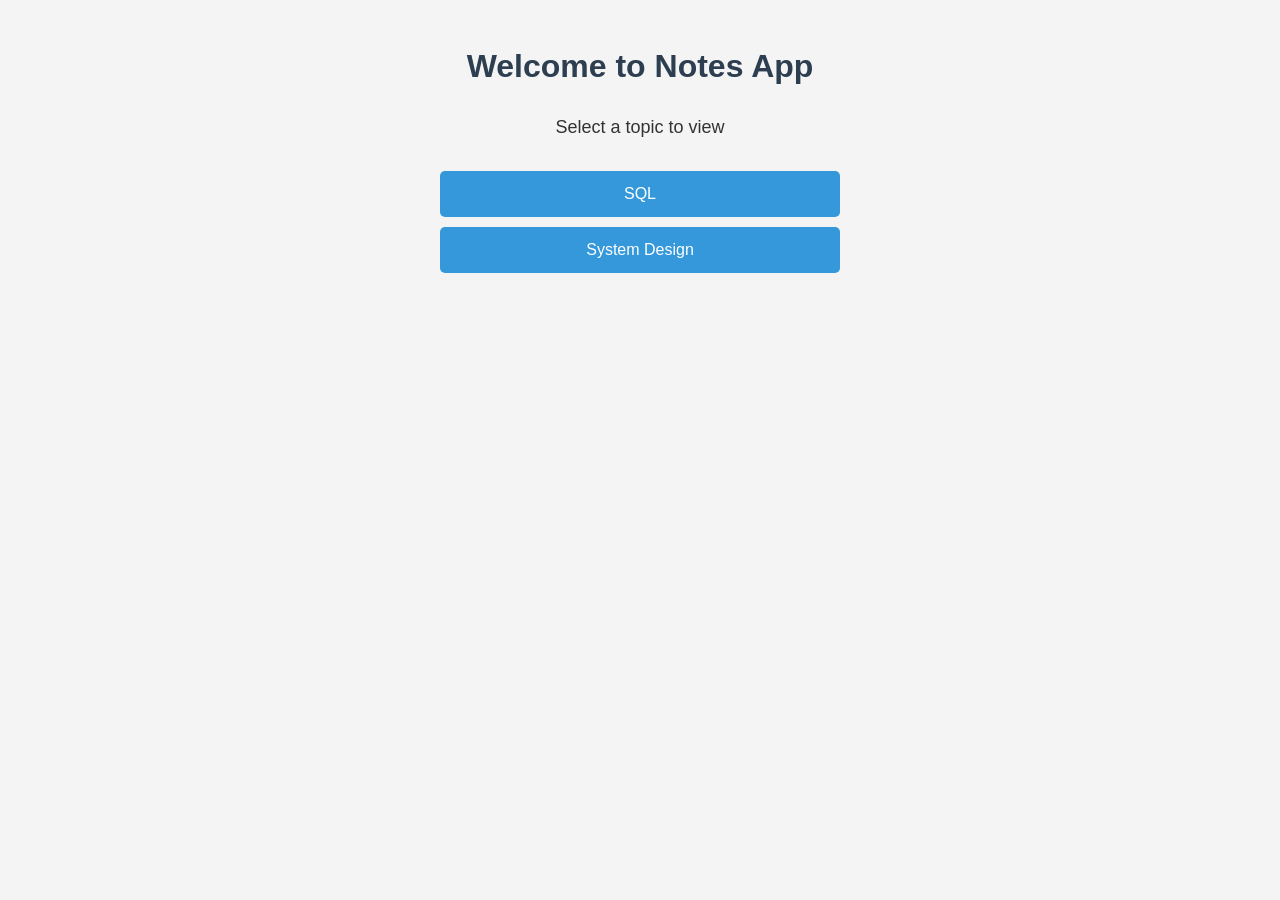
<file: index.html>
<!DOCTYPE html>
<html lang="en">
<head>
    <meta charset="UTF-8">
    <meta name="viewport" content="width=device-width, initial-scale=1.0">
    <title>Notes Homepage</title>
    <link rel="stylesheet" href="styles.css">
</head><body>
    <div class="container">
        <h1>Welcome to Notes App</h1>
        <p>Select a topic to view</p>
        <ul>
            <li><a href="sql.html">SQL</a></li>
            <li><a href="system design.html">System Design</a></li>
            </ul>
    </div>
</body>
</html>
</file>
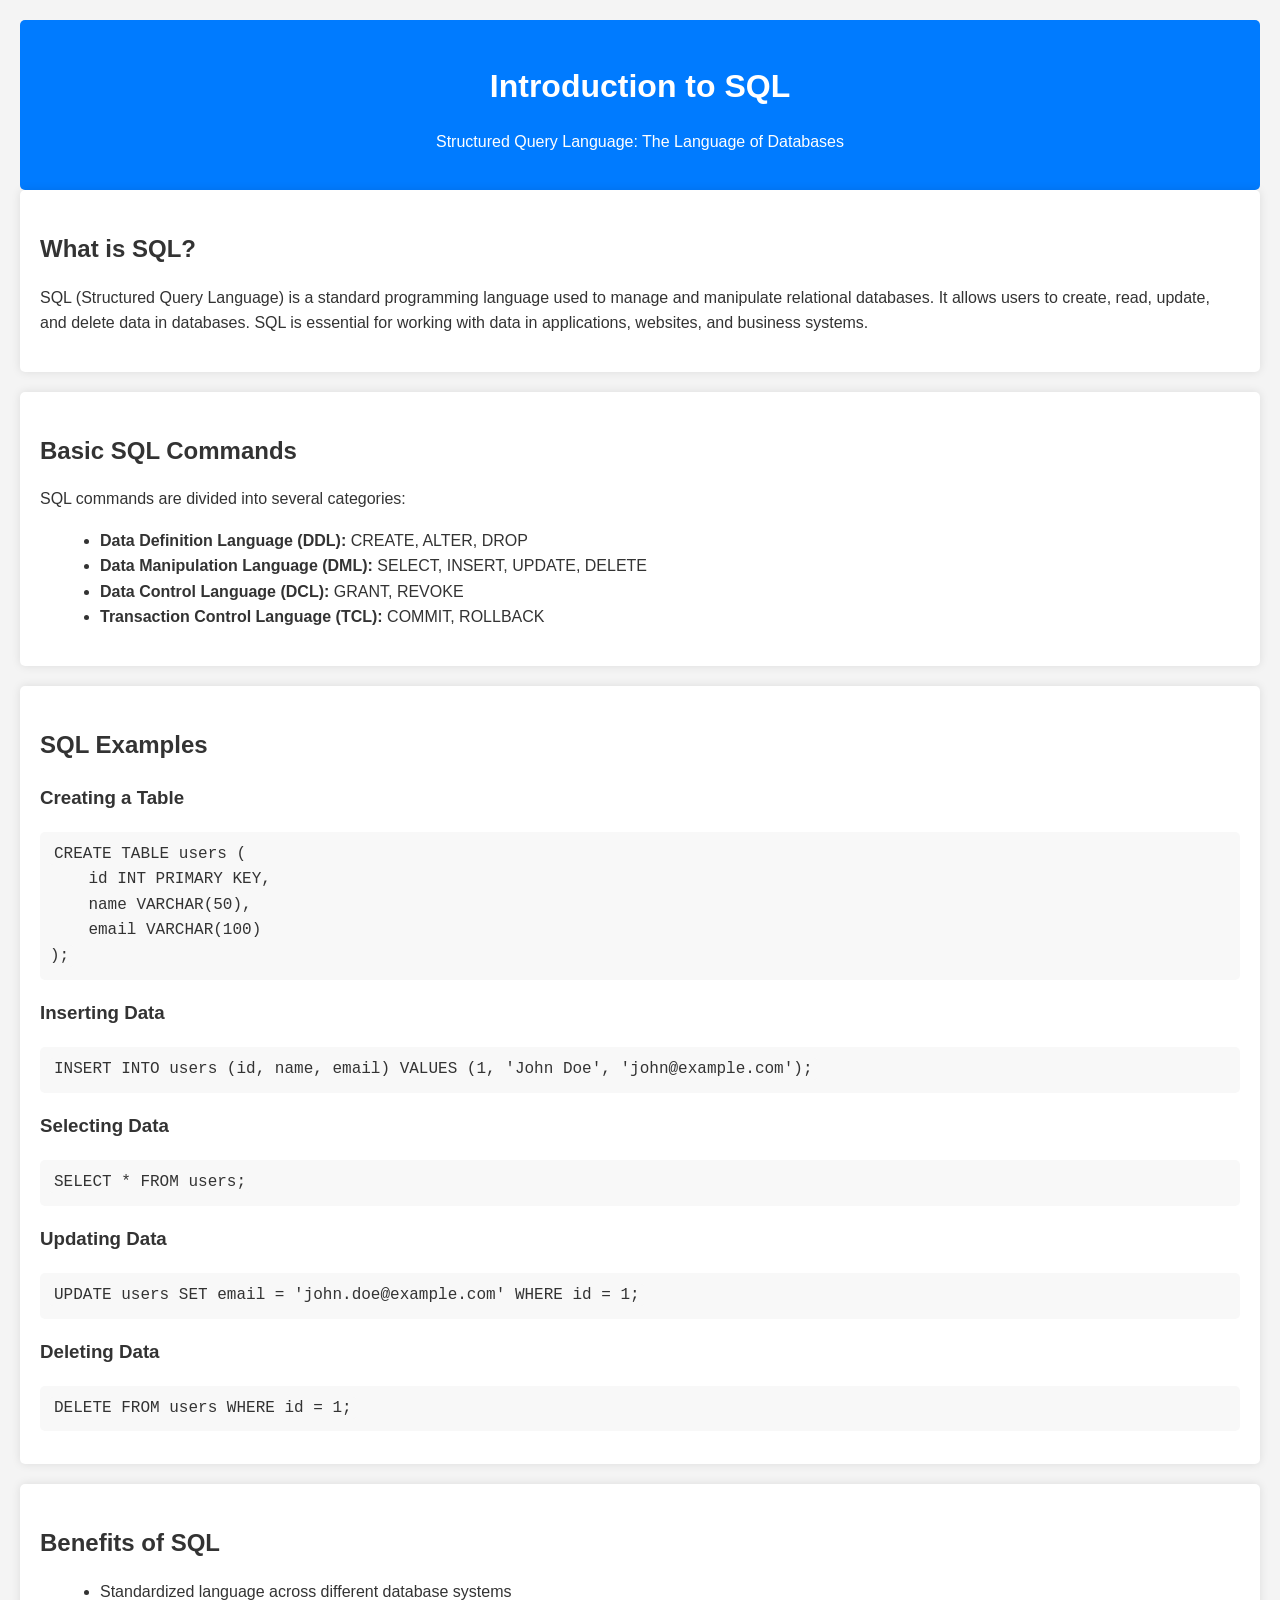
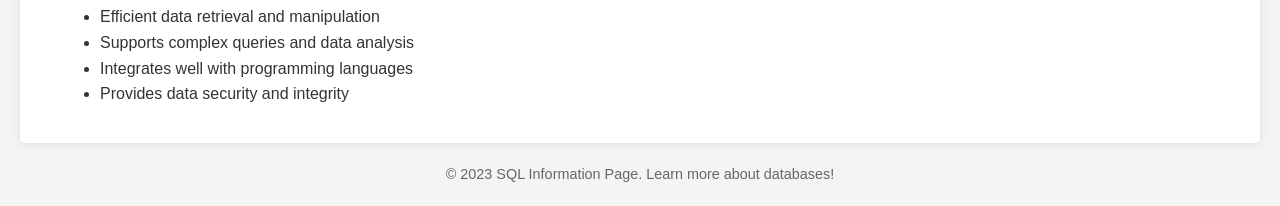
<file: sql.html>
<!DOCTYPE html>
<html lang="en">
<head>
    <meta charset="UTF-8">
    <meta name="viewport" content="width=device-width, initial-scale=1.0">
    <title>SQL Information</title>
    <style>
        body {
            font-family: Arial, sans-serif;
            line-height: 1.6;
            margin: 20px;
            background-color: #f4f4f4;
            color: #333;
        }
        header {
            text-align: center;
            background-color: #007bff;
            color: white;
            padding: 20px;
            border-radius: 5px;
        }
        h1, h2 {
            margin-bottom: 10px;
        }
        section {
            background-color: white;
            padding: 20px;
            margin-bottom: 20px;
            border-radius: 5px;
            box-shadow: 0 0 10px rgba(0,0,0,0.1);
        }
        ul {
            list-style-type: disc;
            margin-left: 20px;
        }
        code {
            background-color: #f8f8f8;
            padding: 2px 4px;
            border-radius: 3px;
            font-family: 'Courier New', monospace;
        }
        pre {
            background-color: #f8f8f8;
            padding: 10px;
            border-radius: 5px;
            overflow-x: auto;
        }
        footer {
            text-align: center;
            margin-top: 20px;
            font-size: 0.9em;
            color: #666;
        }
    </style>
</head>
<body>
    <header>
        <h1>Introduction to SQL</h1>
        <p>Structured Query Language: The Language of Databases</p>
    </header>

    <section id="what-is-sql">
        <h2>What is SQL?</h2>
        <p>SQL (Structured Query Language) is a standard programming language used to manage and manipulate relational databases. It allows users to create, read, update, and delete data in databases. SQL is essential for working with data in applications, websites, and business systems.</p>
    </section>

    <section id="basic-commands">
        <h2>Basic SQL Commands</h2>
        <p>SQL commands are divided into several categories:</p>
        <ul>
            <li><strong>Data Definition Language (DDL):</strong> CREATE, ALTER, DROP</li>
            <li><strong>Data Manipulation Language (DML):</strong> SELECT, INSERT, UPDATE, DELETE</li>
            <li><strong>Data Control Language (DCL):</strong> GRANT, REVOKE</li>
            <li><strong>Transaction Control Language (TCL):</strong> COMMIT, ROLLBACK</li>
        </ul>
    </section>

    <section id="examples">
        <h2>SQL Examples</h2>
        <h3>Creating a Table</h3>
        <pre><code>CREATE TABLE users (
    id INT PRIMARY KEY,
    name VARCHAR(50),
    email VARCHAR(100)
);</code></pre>

        <h3>Inserting Data</h3>
        <pre><code>INSERT INTO users (id, name, email) VALUES (1, 'John Doe', 'john@example.com');</code></pre>

        <h3>Selecting Data</h3>
        <pre><code>SELECT * FROM users;</code></pre>

        <h3>Updating Data</h3>
        <pre><code>UPDATE users SET email = 'john.doe@example.com' WHERE id = 1;</code></pre>

        <h3>Deleting Data</h3>
        <pre><code>DELETE FROM users WHERE id = 1;</code></pre>
    </section>

    <section id="benefits">
        <h2>Benefits of SQL</h2>
        <ul>
            <li>Standardized language across different database systems</li>
            <li>Efficient data retrieval and manipulation</li>
            <li>Supports complex queries and data analysis</li>
            <li>Integrates well with programming languages</li>
            <li>Provides data security and integrity</li>
        </ul>
    </section>

    <footer>
        <p>&copy; 2023 SQL Information Page. Learn more about databases!</p>
    </footer>
</body>
</html>
</file>
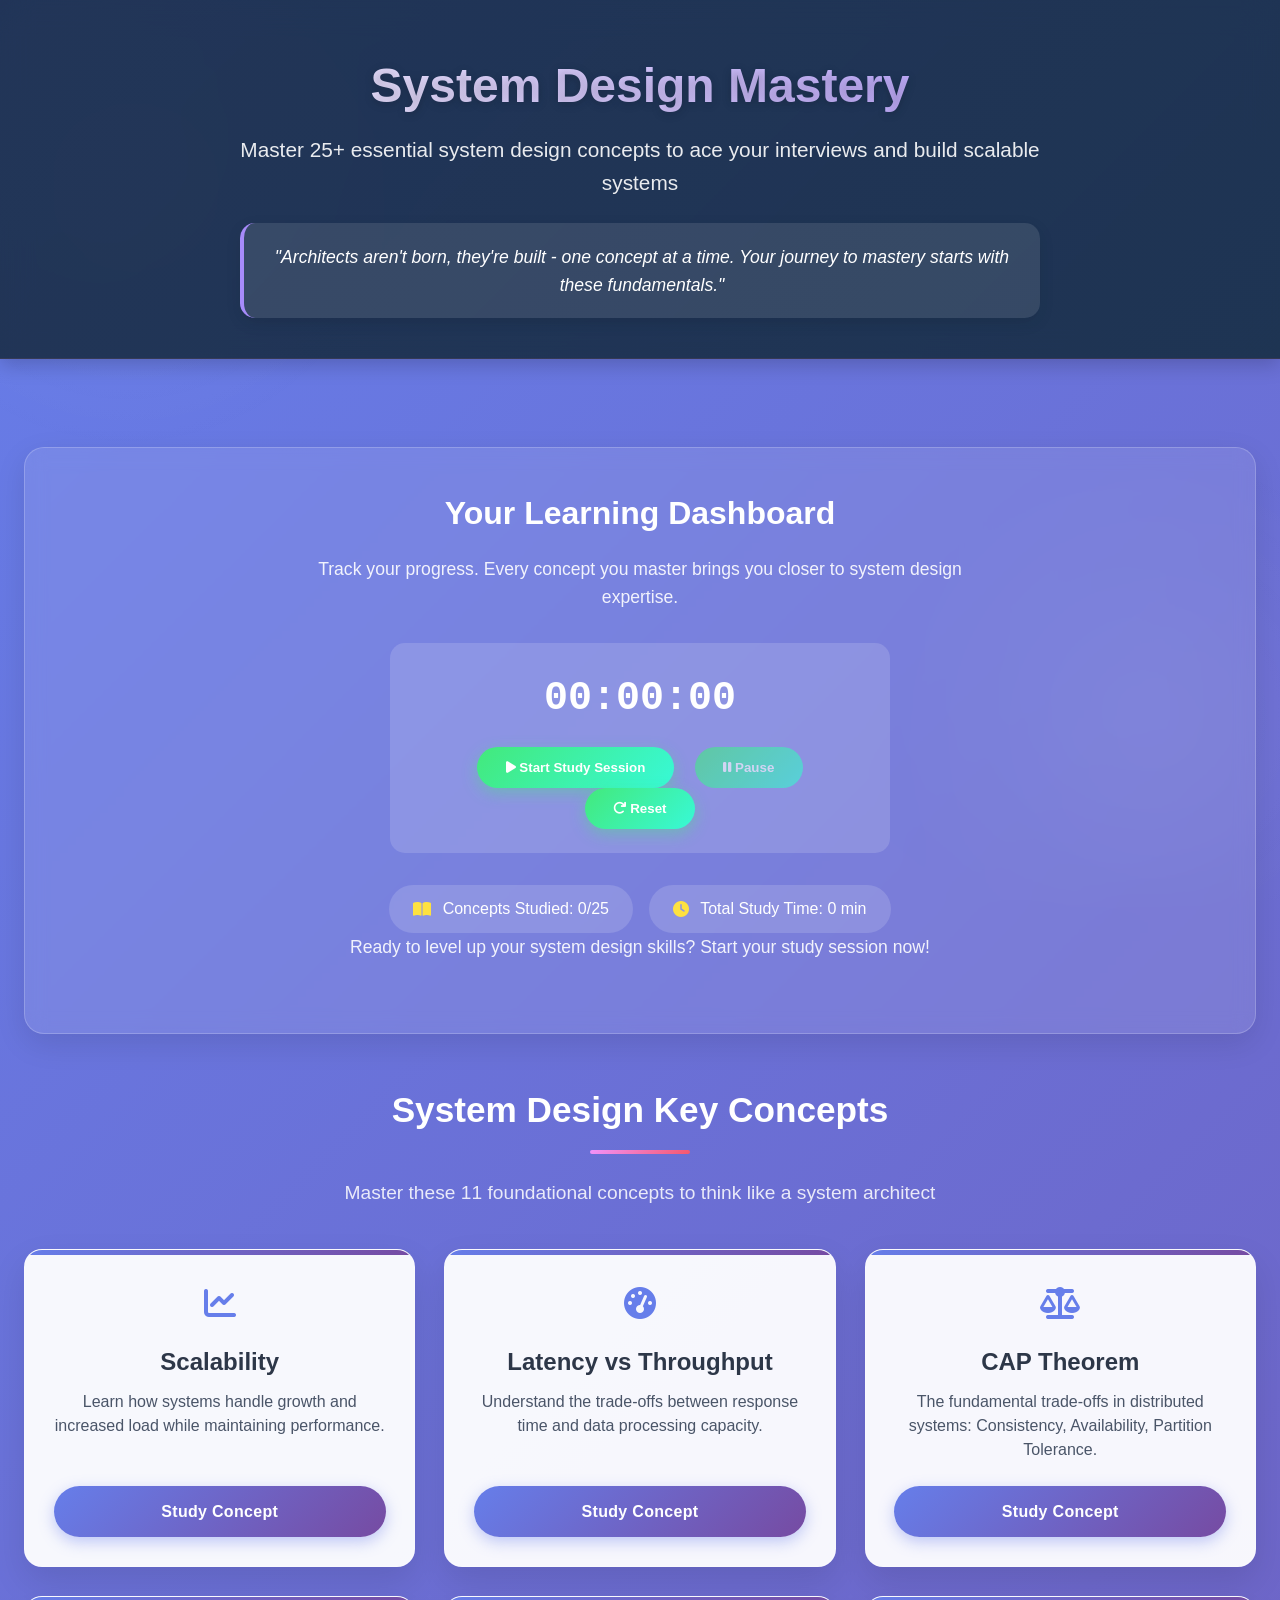
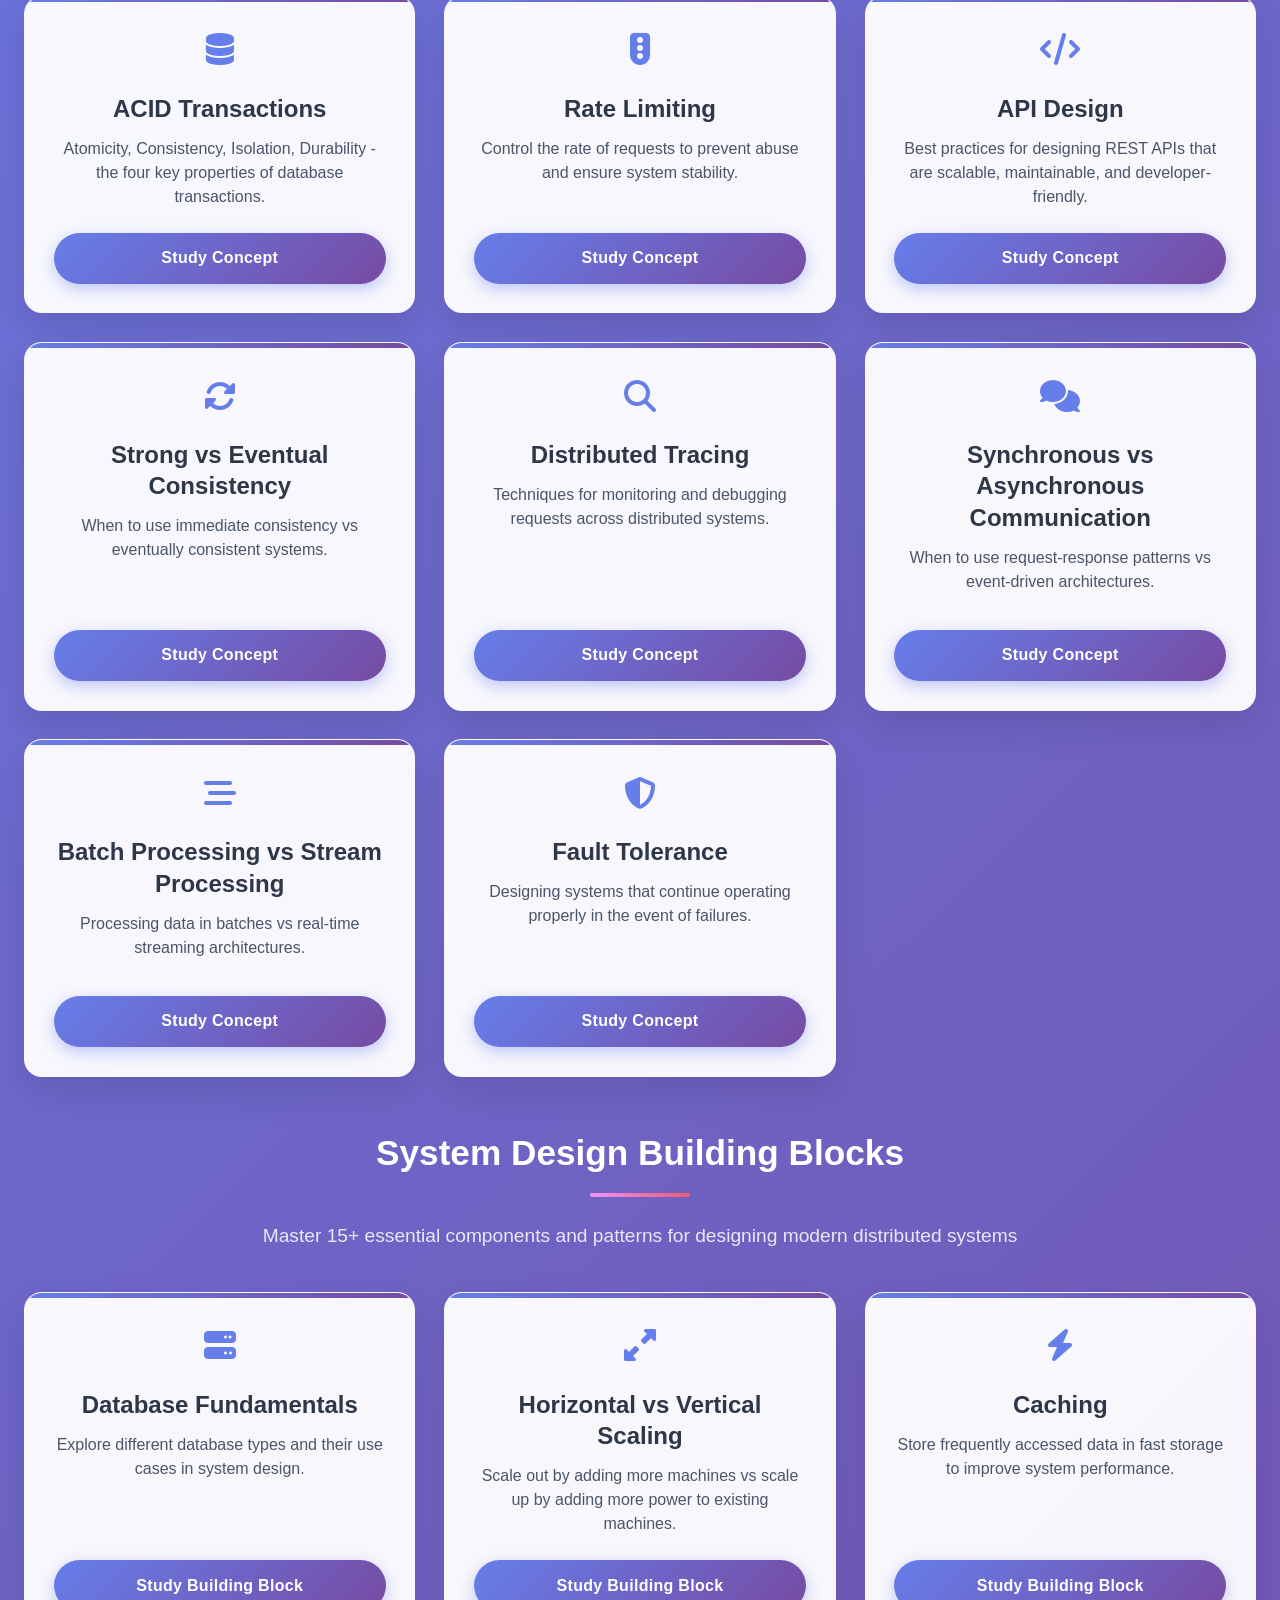
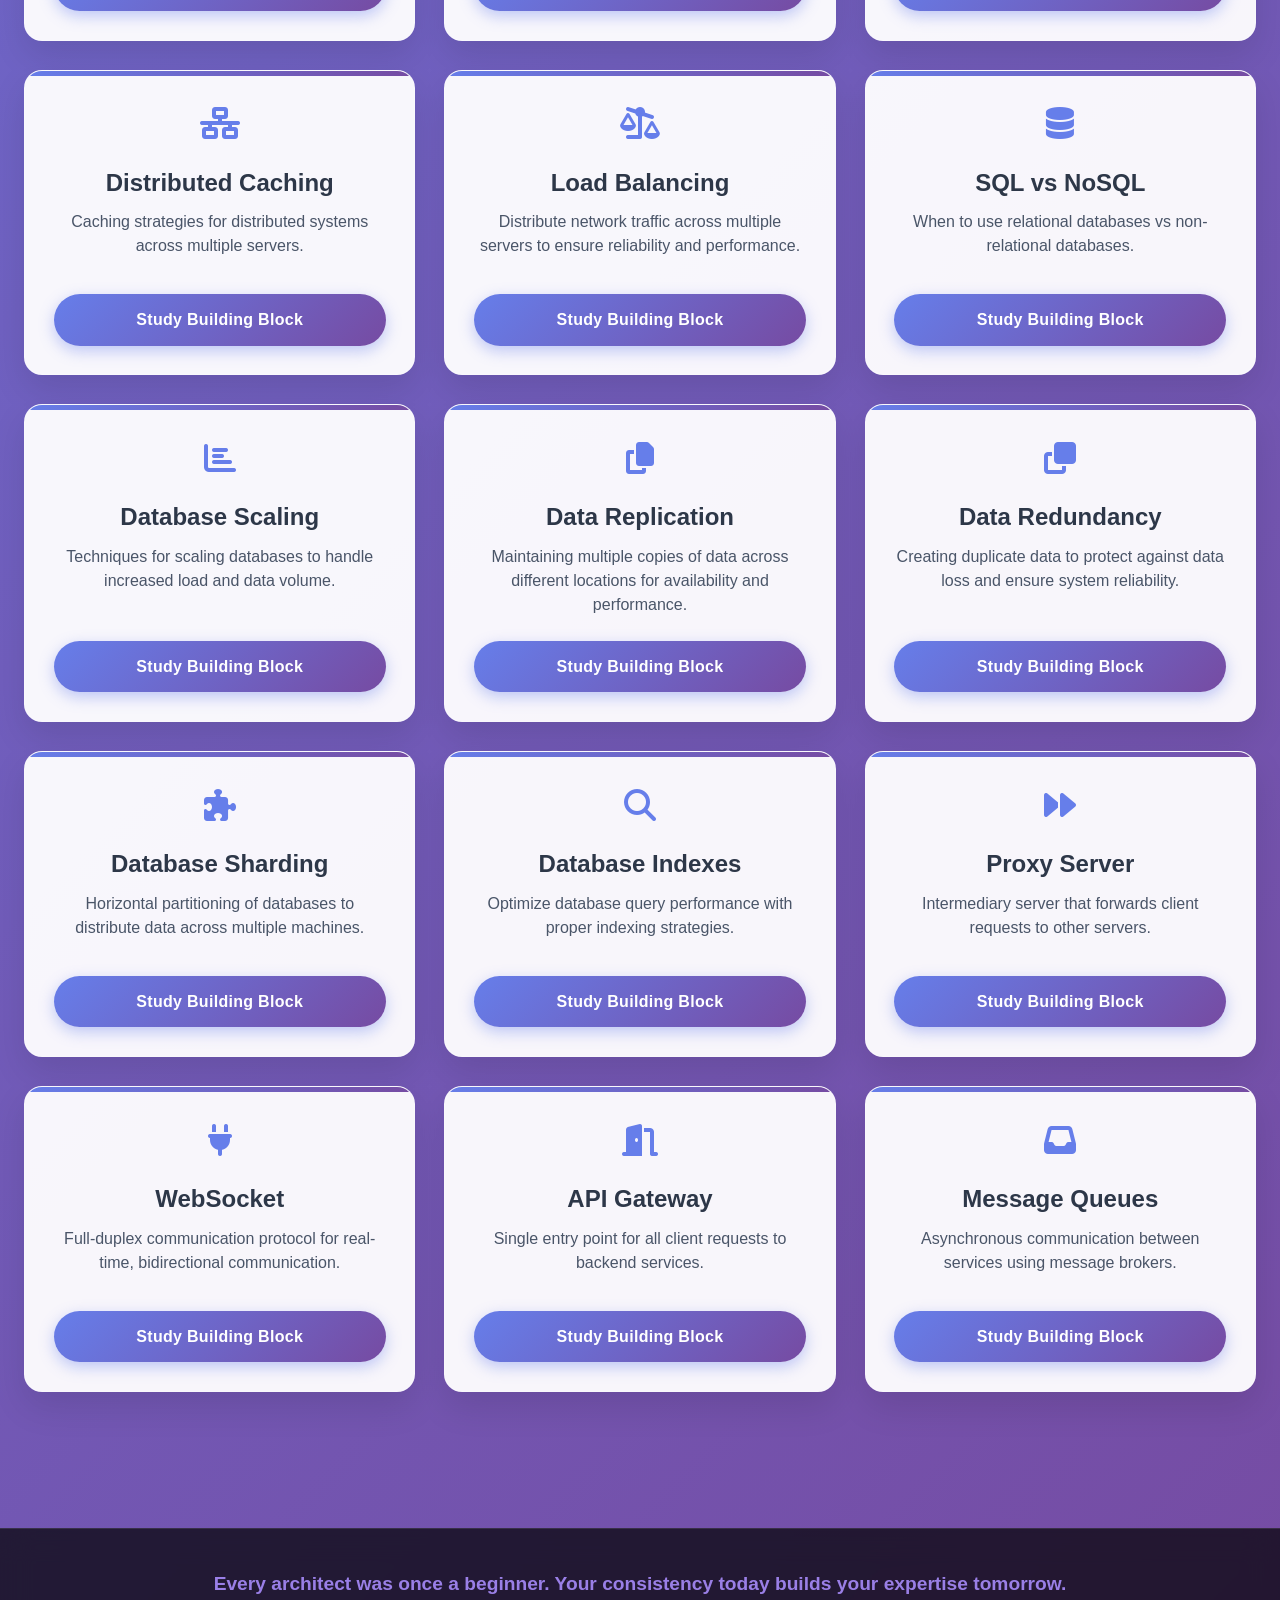
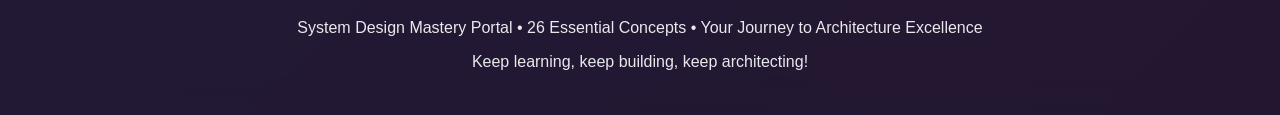
<file: system design.html>
<!DOCTYPE html>
<html lang="en">
<head>
    <meta charset="UTF-8">
    <meta name="viewport" content="width=device-width, initial-scale=1.0">
    <title>System Design Mastery Portal</title>
    <link rel="stylesheet" href="system design css.css">
    <link rel="stylesheet" href="https://cdnjs.cloudflare.com/ajax/libs/font-awesome/6.4.0/css/all.min.css">
</head>
<body>
    <header>
        <h1>System Design Mastery</h1>
        <p class="tagline">Master 25+ essential system design concepts to ace your interviews and build scalable systems</p>
        <div class="motivation-box">
            <p>"Architects aren't born, they're built - one concept at a time. Your journey to mastery starts with these fundamentals."</p>
        </div>
    </header>

    <main>
        <div class="progress-section">
            <h2>Your Learning Dashboard</h2>
            <p>Track your progress. Every concept you master brings you closer to system design expertise.</p>
            <div class="study-timer">
                <div class="timer-display">00:00:00</div>
                <div class="timer-controls">
                    <button id="startTimer"><i class="fas fa-play"></i> Start Study Session</button>
                    <button id="pauseTimer" disabled><i class="fas fa-pause"></i> Pause</button>
                    <button id="resetTimer"><i class="fas fa-redo"></i> Reset</button>
                </div>
            </div>
            <div class="achievement-badges">
                <div class="badge">
                    <i class="fas fa-book-open"></i>
                    <span>Concepts Studied: <span id="conceptsStudied">0</span>/25</span>
                </div>
                <div class="badge">
                    <i class="fas fa-clock"></i>
                    <span>Total Study Time: <span id="totalStudyTime">0</span> min</span>
                </div>
            </div>
            <p id="studyMessage">Ready to level up your system design skills? Start your study session now!</p>
        </div>

        <h2 class="section-title">System Design Key Concepts</h2>
        <p class="section-subtitle">Master these 11 foundational concepts to think like a system architect</p>
        
        <div class="links-container">
            <!-- KEY CONCEPTS - 11 LINKS -->
            <div class="link-card">
                <div class="card-icon"><i class="fas fa-chart-line"></i></div>
                <h2>Scalability</h2>
                <p>Learn how systems handle growth and increased load while maintaining performance.</p>
                <a href="https://blog.algomaster.io/p/scalability" class="link-button" target="_blank">Study Concept</a>
            </div>
            
            <div class="link-card">
                <div class="card-icon"><i class="fas fa-tachometer-alt"></i></div>
                <h2>Latency vs Throughput</h2>
                <p>Understand the trade-offs between response time and data processing capacity.</p>
                <a href="https://aws.amazon.com/compare/the-difference-between-throughput-and-latency/" class="link-button" target="_blank">Study Concept</a>
            </div>
            
            <div class="link-card">
                <div class="card-icon"><i class="fas fa-balance-scale"></i></div>
                <h2>CAP Theorem</h2>
                <p>The fundamental trade-offs in distributed systems: Consistency, Availability, Partition Tolerance.</p>
                <a href="https://www.bmc.com/blogs/cap-theorem/" class="link-button" target="_blank">Study Concept</a>
            </div>
            
            <div class="link-card">
                <div class="card-icon"><i class="fas fa-database"></i></div>
                <h2>ACID Transactions</h2>
                <p>Atomicity, Consistency, Isolation, Durability - the four key properties of database transactions.</p>
                <a href="https://redis.io/glossary/acid-transactions/" class="link-button" target="_blank">Study Concept</a>
            </div>
            
            <div class="link-card">
                <div class="card-icon"><i class="fas fa-traffic-light"></i></div>
                <h2>Rate Limiting</h2>
                <p>Control the rate of requests to prevent abuse and ensure system stability.</p>
                <a href="https://www.imperva.com/learn/application-security/rate-limiting/" class="link-button" target="_blank">Study Concept</a>
            </div>
            
            <div class="link-card">
                <div class="card-icon"><i class="fas fa-code"></i></div>
                <h2>API Design</h2>
                <p>Best practices for designing REST APIs that are scalable, maintainable, and developer-friendly.</p>
                <a href="https://blog.wahab2.com/api-architecture-best-practices-for-designing-rest-apis-bf907025f5f" class="link-button" target="_blank">Study Concept</a>
            </div>
            
            <div class="link-card">
                <div class="card-icon"><i class="fas fa-sync-alt"></i></div>
                <h2>Strong vs Eventual Consistency</h2>
                <p>When to use immediate consistency vs eventually consistent systems.</p>
                <a href="https://hackernoon.com/eventual-vs-strong-consistency-in-distributed-databases-282fdad37cf7" class="link-button" target="_blank">Study Concept</a>
            </div>
            
            <div class="link-card">
                <div class="card-icon"><i class="fas fa-search"></i></div>
                <h2>Distributed Tracing</h2>
                <p>Techniques for monitoring and debugging requests across distributed systems.</p>
                <a href="https://www.dynatrace.com/news/blog/what-is-distributed-tracing/" class="link-button" target="_blank">Study Concept</a>
            </div>
            
            <div class="link-card">
                <div class="card-icon"><i class="fas fa-comments"></i></div>
                <h2>Synchronous vs Asynchronous Communication</h2>
                <p>When to use request-response patterns vs event-driven architectures.</p>
                <a href="https://www.techtarget.com/searchapparchitecture/tip/Synchronous-vs-asynchronous-communication-The-differences" class="link-button" target="_blank">Study Concept</a>
            </div>
            
            <div class="link-card">
                <div class="card-icon"><i class="fas fa-stream"></i></div>
                <h2>Batch Processing vs Stream Processing</h2>
                <p>Processing data in batches vs real-time streaming architectures.</p>
                <a href="https://atlan.com/batch-processing-vs-stream-processing/" class="link-button" target="_blank">Study Concept</a>
            </div>
            
            <div class="link-card">
                <div class="card-icon"><i class="fas fa-shield-alt"></i></div>
                <h2>Fault Tolerance</h2>
                <p>Designing systems that continue operating properly in the event of failures.</p>
                <a href="https://www.cockroachlabs.com/blog/what-is-fault-tolerance/" class="link-button" target="_blank">Study Concept</a>
            </div>
        </div>

        <h2 class="section-title">System Design Building Blocks</h2>
        <p class="section-subtitle">Master 15+ essential components and patterns for designing modern distributed systems</p>
        
        <div class="links-container">
            <!-- BUILDING BLOCKS - 15 LINKS -->
            <div class="link-card">
                <div class="card-icon"><i class="fas fa-server"></i></div>
                <h2>Database Fundamentals</h2>
                <p>Explore different database types and their use cases in system design.</p>
                <a href="https://blog.algomaster.io/p/15-types-of-databases" class="link-button" target="_blank">Study Building Block</a>
            </div>
            
            <div class="link-card">
                <div class="card-icon"><i class="fas fa-expand-alt"></i></div>
                <h2>Horizontal vs Vertical Scaling</h2>
                <p>Scale out by adding more machines vs scale up by adding more power to existing machines.</p>
                <a href="https://www.spiceworks.com/tech/cloud/articles/horizontal-vs-vertical-cloud-scaling/" class="link-button" target="_blank">Study Building Block</a>
            </div>
            
            <div class="link-card">
                <div class="card-icon"><i class="fas fa-bolt"></i></div>
                <h2>Caching</h2>
                <p>Store frequently accessed data in fast storage to improve system performance.</p>
                <a href="https://medium.com/must-know-computer-science/system-design-caching-acbd1b02ca01" class="link-button" target="_blank">Study Building Block</a>
            </div>
            
            <div class="link-card">
                <div class="card-icon"><i class="fas fa-network-wired"></i></div>
                <h2>Distributed Caching</h2>
                <p>Caching strategies for distributed systems across multiple servers.</p>
                <a href="https://redis.io/glossary/distributed-caching/" class="link-button" target="_blank">Study Building Block</a>
            </div>
            
            <div class="link-card">
                <div class="card-icon"><i class="fas fa-balance-scale-right"></i></div>
                <h2>Load Balancing</h2>
                <p>Distribute network traffic across multiple servers to ensure reliability and performance.</p>
                <a href="https://aws.amazon.com/what-is/load-balancing/" class="link-button" target="_blank">Study Building Block</a>
            </div>
            
            <div class="link-card">
                <div class="card-icon"><i class="fas fa-database"></i></div>
                <h2>SQL vs NoSQL</h2>
                <p>When to use relational databases vs non-relational databases.</p>
                <a href="https://www.integrate.io/blog/the-sql-vs-nosql-difference/" class="link-button" target="_blank">Study Building Block</a>
            </div>
            
            <div class="link-card">
                <div class="card-icon"><i class="fas fa-chart-bar"></i></div>
                <h2>Database Scaling</h2>
                <p>Techniques for scaling databases to handle increased load and data volume.</p>
                <a href="https://thenewstack.io/techniques-for-scaling-applications-with-a-database/" class="link-button" target="_blank">Study Building Block</a>
            </div>
            
            <div class="link-card">
                <div class="card-icon"><i class="fas fa-copy"></i></div>
                <h2>Data Replication</h2>
                <p>Maintaining multiple copies of data across different locations for availability and performance.</p>
                <a href="https://redis.io/blog/what-is-data-replication/" class="link-button" target="_blank">Study Building Block</a>
            </div>
            
            <div class="link-card">
                <div class="card-icon"><i class="fas fa-clone"></i></div>
                <h2>Data Redundancy</h2>
                <p>Creating duplicate data to protect against data loss and ensure system reliability.</p>
                <a href="https://www.egnyte.com/guides/governance/data-redundancy" class="link-button" target="_blank">Study Building Block</a>
            </div>
            
            <div class="link-card">
                <div class="card-icon"><i class="fas fa-puzzle-piece"></i></div>
                <h2>Database Sharding</h2>
                <p>Horizontal partitioning of databases to distribute data across multiple machines.</p>
                <a href="https://www.mongodb.com/resources/products/capabilities/database-sharding-explained" class="link-button" target="_blank">Study Building Block</a>
            </div>
            
            <div class="link-card">
                <div class="card-icon"><i class="fas fa-search"></i></div>
                <h2>Database Indexes</h2>
                <p>Optimize database query performance with proper indexing strategies.</p>
                <a href="https://www.progress.com/tutorials/odbc/using-indexes" class="link-button" target="_blank">Study Building Block</a>
            </div>
            
            <div class="link-card">
                <div class="card-icon"><i class="fas fa-forward"></i></div>
                <h2>Proxy Server</h2>
                <p>Intermediary server that forwards client requests to other servers.</p>
                <a href="https://www.fortinet.com/resources/cyberglossary/proxy-server" class="link-button" target="_blank">Study Building Block</a>
            </div>
            
            <div class="link-card">
                <div class="card-icon"><i class="fas fa-plug"></i></div>
                <h2>WebSocket</h2>
                <p>Full-duplex communication protocol for real-time, bidirectional communication.</p>
                <a href="https://www.pubnub.com/guides/websockets/" class="link-button" target="_blank">Study Building Block</a>
            </div>
            
            <div class="link-card">
                <div class="card-icon"><i class="fas fa-door-open"></i></div>
                <h2>API Gateway</h2>
                <p>Single entry point for all client requests to backend services.</p>
                <a href="https://www.f5.com/glossary" class="link-button" target="_blank">Study Building Block</a>
            </div>
            
            <div class="link-card">
                <div class="card-icon"><i class="fas fa-inbox"></i></div>
                <h2>Message Queues</h2>
                <p>Asynchronous communication between services using message brokers.</p>
                <a href="https://medium.com/must-know-computer-science/system-design-message-queues-245612428a22" class="link-button" target="_blank">Study Building Block</a>
            </div>
        </div>
    </main>

    <footer>
        <p class="footer-motivation">Every architect was once a beginner. Your consistency today builds your expertise tomorrow.</p>
        <p>System Design Mastery Portal • 26 Essential Concepts • Your Journey to Architecture Excellence</p>
        <p>Keep learning, keep building, keep architecting!</p>
    </footer>

    <script>
        // Timer functionality
        let timerInterval;
        let seconds = 0;
        let minutes = 0;
        let hours = 0;
        let timerRunning = false;
        let totalStudyTime = 0;
        let conceptsStudied = 0;
        
        const timerDisplay = document.querySelector('.timer-display');
        const startBtn = document.getElementById('startTimer');
        const pauseBtn = document.getElementById('pauseTimer');
        const resetBtn = document.getElementById('resetTimer');
        const studyMessage = document.getElementById('studyMessage');
        const conceptsStudiedSpan = document.getElementById('conceptsStudied');
        const totalStudyTimeSpan = document.getElementById('totalStudyTime');
        
        // Load saved data from localStorage
        function loadProgress() {
            const savedTime = localStorage.getItem('totalStudyTime');
            const savedConcepts = localStorage.getItem('conceptsStudied');
            
            if (savedTime) {
                totalStudyTime = parseInt(savedTime);
                totalStudyTimeSpan.textContent = totalStudyTime;
            }
            
            if (savedConcepts) {
                conceptsStudied = parseInt(savedConcepts);
                conceptsStudiedSpan.textContent = conceptsStudied;
            }
        }
        
        // Save progress to localStorage
        function saveProgress() {
            localStorage.setItem('totalStudyTime', totalStudyTime);
            localStorage.setItem('conceptsStudied', conceptsStudied);
        }
        
        // Update timer display
        function updateTimerDisplay() {
            timerDisplay.textContent = 
                `${hours.toString().padStart(2, '0')}:${minutes.toString().padStart(2, '0')}:${seconds.toString().padStart(2, '0')}`;
        }
        
        // Start timer
        function startTimer() {
            if (timerRunning) return;
            
            timerRunning = true;
            startBtn.disabled = true;
            pauseBtn.disabled = false;
            studyMessage.textContent = "Great! You're building valuable system design skills. Stay focused!";
            studyMessage.style.color = "#43e97b";
            
            timerInterval = setInterval(() => {
                seconds++;
                
                if (seconds === 60) {
                    seconds = 0;
                    minutes++;
                    
                    // Every 5 minutes, add to total study time
                    if (minutes % 5 === 0) {
                        totalStudyTime += 5;
                        totalStudyTimeSpan.textContent = totalStudyTime;
                        saveProgress();
                        
                        // Show motivational message every 5 minutes
                        const messages = [
                            "Great work! 5 more minutes of focused learning!",
                            "Consistency is key! You're making progress.",
                            "Every minute counts toward your mastery!",
                            "Your future self will thank you for this focus!",
                            "System design expertise is built minute by minute!"
                        ];
                        studyMessage.textContent = messages[Math.floor(Math.random() * messages.length)];
                    }
                }
                
                if (minutes === 60) {
                    minutes = 0;
                    hours++;
                }
                
                updateTimerDisplay();
            }, 1000);
        }
        
        // Pause timer
        function pauseTimer() {
            if (!timerRunning) return;
            
            timerRunning = false;
            clearInterval(timerInterval);
            startBtn.disabled = false;
            pauseBtn.disabled = true;
            studyMessage.textContent = "Session paused. Ready to continue your learning journey?";
            studyMessage.style.color = "rgba(255, 255, 255, 0.9)";
        }
        
        // Reset timer
        function resetTimer() {
            pauseTimer();
            seconds = 0;
            minutes = 0;
            hours = 0;
            updateTimerDisplay();
            studyMessage.textContent = "Ready to level up your system design skills? Start your study session now!";
            studyMessage.style.color = "rgba(255, 255, 255, 0.9)";
        }
        
        // Track when a concept link is clicked
        document.querySelectorAll('.link-button').forEach(button => {
            button.addEventListener('click', function() {
                conceptsStudied++;
                conceptsStudiedSpan.textContent = conceptsStudied;
                saveProgress();
                
                // Show motivational message
                const messages = [
                    "Excellent choice! This concept is fundamental to system design.",
                    "Smart move! Understanding this will make you a better architect.",
                    "Perfect! This knowledge is key for technical interviews.",
                    "Great selection! This will help you design more scalable systems.",
                    "Awesome! You're building a strong foundation in system design."
                ];
                
                const randomMessage = messages[Math.floor(Math.random() * messages.length)];
                studyMessage.textContent = randomMessage;
                studyMessage.style.color = "#fee140";
                
                // Update the button text temporarily
                const originalText = this.textContent;
                this.textContent = "✓ Concept Studied!";
                this.style.background = "var(--success-gradient)";
                
                setTimeout(() => {
                    this.textContent = originalText;
                    this.style.background = "var(--primary-gradient)";
                }, 2000);
            });
        });
        
        // Add achievement messages based on progress
        function checkAchievements() {
            if (conceptsStudied >= 5 && conceptsStudied < 10) {
                studyMessage.textContent = "Great progress! You've mastered 5+ concepts. Keep going!";
            } else if (conceptsStudied >= 10 && conceptsStudied < 15) {
                studyMessage.textContent = "Excellent! 10+ concepts mastered. You're becoming a system design pro!";
            } else if (conceptsStudied >= 15) {
                studyMessage.textContent = "Outstanding! You've mastered 15+ concepts. You're well on your way to expertise!";
            }
        }
        
        // Initialize
        loadProgress();
        updateTimerDisplay();
        checkAchievements();
        
        // Event listeners
        startBtn.addEventListener('click', startTimer);
        pauseBtn.addEventListener('click', pauseTimer);
        resetBtn.addEventListener('click', resetTimer);
        
        // Add keyboard shortcuts
        document.addEventListener('keydown', function(e) {
            if (e.key === ' ' || e.key === 'Spacebar') {
                e.preventDefault();
                if (timerRunning) {
                    pauseTimer();
                } else {
                    startTimer();
                }
            }
            
            if (e.key === 'r' || e.key === 'R') {
                resetTimer();
            }
        });
        
        // Show keyboard shortcut hint
        setTimeout(() => {
            studyMessage.textContent = "Pro tip: Press SPACE to start/pause timer, R to reset. Focus on learning!";
            studyMessage.style.color = "#4facfe";
            
            setTimeout(() => {
                studyMessage.textContent = "Ready to level up your system design skills? Start your study session now!";
                studyMessage.style.color = "rgba(255, 255, 255, 0.9)";
            }, 5000);
        }, 3000);
    </script>
</body>
</html>
</file>
<file: styles.css>
/* Basic reset and body styling */
body {
    font-family: Arial, sans-serif;
    margin: 0;
    padding: 20px;
    background-color: #f4f4f4;
    color: #333;
    line-height: 1.6;
}

/* Header styling */
h1 {
    color: #2c3e50;
    text-align: center;
    margin-bottom: 20px;
}

/* Paragraph styling */
p {
    text-align: center;
    font-size: 18px;
    margin-bottom: 30px;
}

/* List styling */
ul {
    list-style-type: none;
    padding: 0;
    max-width: 400px;
    margin: 0 auto;
}

li {
    margin-bottom: 10px;
}

a {
    display: block;
    padding: 10px 20px;
    background-color: #3498db;
    color: white;
    text-decoration: none;
    border-radius: 5px;
    text-align: center;
    transition: background-color 0.3s ease;
}

a:hover {
    background-color: #2980b9;
}

/* Responsive design */
@media (max-width: 600px) {
    body {
        padding: 10px;
    }
    h1 {
        font-size: 24px;
    }
    p {
        font-size: 16px;
    }
}
</file>
<file: system design css.css>
/* Enhanced System Design Learning Portal CSS - COMPLETE VERSION */
:root {
    --primary-gradient: linear-gradient(135deg, #667eea 0%, #764ba2 100%);
    --secondary-gradient: linear-gradient(135deg, #f093fb 0%, #f5576c 100%);
    --accent-gradient: linear-gradient(135deg, #4facfe 0%, #00f2fe 100%);
    --success-gradient: linear-gradient(135deg, #43e97b 0%, #38f9d7 100%);
    --warning-gradient: linear-gradient(135deg, #fa709a 0%, #fee140 100%);
    --dark-bg: rgba(0, 0, 0, 0.7);
    --light-bg: rgba(255, 255, 255, 0.95);
    --card-shadow: 0 15px 35px rgba(0, 0, 0, 0.1);
    --hover-shadow: 0 25px 50px rgba(0, 0, 0, 0.2);
    --transition: all 0.4s cubic-bezier(0.175, 0.885, 0.32, 1.275);
}

* {
    margin: 0;
    padding: 0;
    box-sizing: border-box;
}

body {
    font-family: 'Segoe UI', Tahoma, Geneva, Verdana, sans-serif;
    line-height: 1.6;
    background: var(--primary-gradient);
    color: #333;
    min-height: 100vh;
    position: relative;
    overflow-x: hidden;
}

/* Animated background elements */
body::before {
    content: '';
    position: fixed;
    top: 0;
    left: 0;
    width: 100%;
    height: 100%;
    background-image: 
        radial-gradient(circle at 10% 20%, rgba(255, 255, 255, 0.05) 0%, transparent 20%),
        radial-gradient(circle at 90% 80%, rgba(255, 255, 255, 0.05) 0%, transparent 20%);
    z-index: -1;
}

/* Header with motivational message */
header {
    text-align: center;
    padding: 3rem 1rem 2.5rem;
    background-color: var(--dark-bg);
    backdrop-filter: blur(15px);
    color: white;
    border-bottom: 1px solid rgba(255, 255, 255, 0.1);
    box-shadow: 0 5px 20px rgba(0, 0, 0, 0.2);
    position: relative;
    overflow: hidden;
}

header::before {
    content: '';
    position: absolute;
    top: -50%;
    left: -50%;
    width: 200%;
    height: 200%;
    background: var(--accent-gradient);
    opacity: 0.1;
    z-index: -1;
    animation: rotate 20s linear infinite;
}

@keyframes rotate {
    0% { transform: rotate(0deg); }
    100% { transform: rotate(360deg); }
}

header h1 {
    margin: 0;
    font-size: 3rem;
    font-weight: 700;
    background: linear-gradient(to right, #fff, #a78bfa);
    -webkit-background-clip: text;
    background-clip: text;
    color: transparent;
    text-shadow: 0 2px 10px rgba(0, 0, 0, 0.2);
    margin-bottom: 0.5rem;
}

header .tagline {
    font-size: 1.3rem;
    opacity: 0.9;
    max-width: 800px;
    margin: 0 auto 1.5rem;
}

.motivation-box {
    background: rgba(255, 255, 255, 0.1);
    border-radius: 15px;
    padding: 1.2rem;
    margin: 1.5rem auto 0;
    max-width: 800px;
    border-left: 4px solid #a78bfa;
    box-shadow: 0 5px 15px rgba(0, 0, 0, 0.1);
}

.motivation-box p {
    margin: 0;
    font-size: 1.1rem;
    font-style: italic;
}

/* Main content */
main {
    max-width: 1400px;
    margin: 0 auto;
    padding: 2.5rem 1.5rem;
}

.section-title {
    text-align: center;
    font-size: 2.2rem;
    margin: 3rem 0 1.5rem;
    color: white;
    position: relative;
    padding-bottom: 1rem;
}

.section-title::after {
    content: '';
    position: absolute;
    bottom: 0;
    left: 50%;
    transform: translateX(-50%);
    width: 100px;
    height: 4px;
    background: var(--secondary-gradient);
    border-radius: 2px;
}

.section-subtitle {
    text-align: center;
    color: rgba(255, 255, 255, 0.85);
    font-size: 1.2rem;
    margin-bottom: 2.5rem;
    max-width: 800px;
    margin-left: auto;
    margin-right: auto;
}

/* Links container with improved grid */
.links-container {
    display: grid;
    grid-template-columns: repeat(auto-fill, minmax(320px, 1fr));
    gap: 1.8rem;
    margin-bottom: 3rem;
}

/* Enhanced link cards */
.link-card {
    background: var(--light-bg);
    border-radius: 18px;
    padding: 1.8rem;
    box-shadow: var(--card-shadow);
    transition: var(--transition);
    text-align: center;
    position: relative;
    overflow: hidden;
    border: 1px solid rgba(255, 255, 255, 0.2);
    display: flex;
    flex-direction: column;
    height: 100%;
}

.link-card::before {
    content: '';
    position: absolute;
    top: 0;
    left: 0;
    width: 100%;
    height: 5px;
    background: var(--primary-gradient);
    transition: var(--transition);
}

.link-card:hover {
    transform: translateY(-8px) scale(1.02);
    box-shadow: var(--hover-shadow);
}

.link-card:hover::before {
    height: 8px;
    background: var(--secondary-gradient);
}

.card-icon {
    font-size: 2rem;
    margin-bottom: 1rem;
    color: #667eea;
    display: inline-block;
}

.link-card h2 {
    margin-top: 0;
    color: #2d3748;
    font-size: 1.5rem;
    font-weight: 600;
    margin-bottom: 0.8rem;
    line-height: 1.3;
}

.link-card p {
    color: #4a5568;
    margin-bottom: 1.5rem;
    flex-grow: 1;
    font-size: 1rem;
    line-height: 1.5;
    min-height: 60px;
}

.link-button {
    display: inline-block;
    background: var(--primary-gradient);
    color: white;
    text-decoration: none;
    padding: 0.8rem 1.8rem;
    border-radius: 30px;
    font-weight: 600;
    transition: var(--transition);
    border: none;
    cursor: pointer;
    font-size: 1rem;
    letter-spacing: 0.3px;
    box-shadow: 0 5px 15px rgba(102, 126, 234, 0.4);
    position: relative;
    overflow: hidden;
    z-index: 1;
}

.link-button::before {
    content: '';
    position: absolute;
    top: 0;
    left: -100%;
    width: 100%;
    height: 100%;
    background: var(--secondary-gradient);
    transition: all 0.6s ease;
    z-index: -1;
}

.link-button:hover {
    transform: translateY(-3px);
    box-shadow: 0 10px 25px rgba(102, 126, 234, 0.6);
}

.link-button:hover::before {
    left: 0;
}

/* Progress section */
.progress-section {
    background: rgba(255, 255, 255, 0.1);
    border-radius: 20px;
    padding: 2.5rem;
    margin: 3rem 0;
    text-align: center;
    backdrop-filter: blur(10px);
    border: 1px solid rgba(255, 255, 255, 0.2);
    box-shadow: 0 10px 30px rgba(0, 0, 0, 0.1);
}

.progress-section h2 {
    color: white;
    font-size: 2rem;
    margin-bottom: 1rem;
}

.progress-section p {
    color: rgba(255, 255, 255, 0.9);
    font-size: 1.1rem;
    margin-bottom: 2rem;
    max-width: 700px;
    margin-left: auto;
    margin-right: auto;
}

.study-timer {
    background: rgba(255, 255, 255, 0.15);
    border-radius: 15px;
    padding: 1.5rem;
    max-width: 500px;
    margin: 0 auto 2rem;
}

.timer-display {
    font-size: 2.5rem;
    color: white;
    font-weight: 700;
    margin-bottom: 1rem;
    font-family: 'Courier New', monospace;
}

.timer-controls button {
    background: var(--success-gradient);
    color: white;
    border: none;
    padding: 0.8rem 1.8rem;
    border-radius: 30px;
    font-weight: 600;
    cursor: pointer;
    margin: 0 0.5rem;
    transition: var(--transition);
    box-shadow: 0 5px 15px rgba(67, 233, 123, 0.4);
}

.timer-controls button:hover {
    transform: translateY(-3px);
    box-shadow: 0 10px 20px rgba(67, 233, 123, 0.6);
}

.timer-controls button:disabled {
    opacity: 0.6;
    cursor: not-allowed;
    transform: none;
    box-shadow: none;
}

/* Achievement badges */
.achievement-badges {
    display: flex;
    justify-content: center;
    gap: 1rem;
    margin-top: 2rem;
    flex-wrap: wrap;
}

.badge {
    background: rgba(255, 255, 255, 0.15);
    border-radius: 50px;
    padding: 0.7rem 1.5rem;
    display: flex;
    align-items: center;
    gap: 0.7rem;
    color: white;
    font-weight: 500;
}

.badge i {
    color: #fee140;
}

/* Footer */
footer {
    text-align: center;
    padding: 2rem 1rem;
    background-color: var(--dark-bg);
    backdrop-filter: blur(15px);
    color: white;
    margin-top: 3rem;
    border-top: 1px solid rgba(255, 255, 255, 0.1);
}

footer p {
    margin: 0.5rem 0;
    opacity: 0.9;
}

.footer-motivation {
    font-size: 1.2rem;
    font-weight: 600;
    color: #a78bfa;
    margin-bottom: 1rem;
}

/* Category tags for cards */
.category-tag {
    display: inline-block;
    background: var(--accent-gradient);
    color: white;
    padding: 0.3rem 0.8rem;
    border-radius: 20px;
    font-size: 0.8rem;
    font-weight: 600;
    margin-bottom: 1rem;
    align-self: flex-start;
}

/* Responsive design */
@media (max-width: 1200px) {
    .links-container {
        grid-template-columns: repeat(auto-fill, minmax(300px, 1fr));
    }
}

@media (max-width: 992px) {
    .links-container {
        grid-template-columns: repeat(auto-fill, minmax(280px, 1fr));
    }
}

@media (max-width: 768px) {
    header {
        padding: 2rem 1rem;
    }
    
    header h1 {
        font-size: 2.2rem;
    }
    
    .section-title {
        font-size: 1.8rem;
        margin: 2.5rem 0 1.5rem;
    }
    
    .links-container {
        grid-template-columns: 1fr;
        gap: 1.5rem;
    }
    
    .link-card {
        padding: 1.5rem;
    }
    
    .progress-section {
        padding: 2rem 1.5rem;
    }
    
    .timer-display {
        font-size: 2rem;
    }
}

@media (max-width: 480px) {
    header h1 {
        font-size: 1.8rem;
    }
    
    .motivation-box p {
        font-size: 1rem;
    }
    
    .link-card h2 {
        font-size: 1.4rem;
    }
    
    .link-button {
        padding: 0.7rem 1.5rem;
        font-size: 0.95rem;
    }
    
    .timer-controls {
        display: flex;
        flex-direction: column;
        gap: 0.8rem;
    }
    
    .timer-controls button {
        margin: 0;
        width: 100%;
    }
}
</file>
